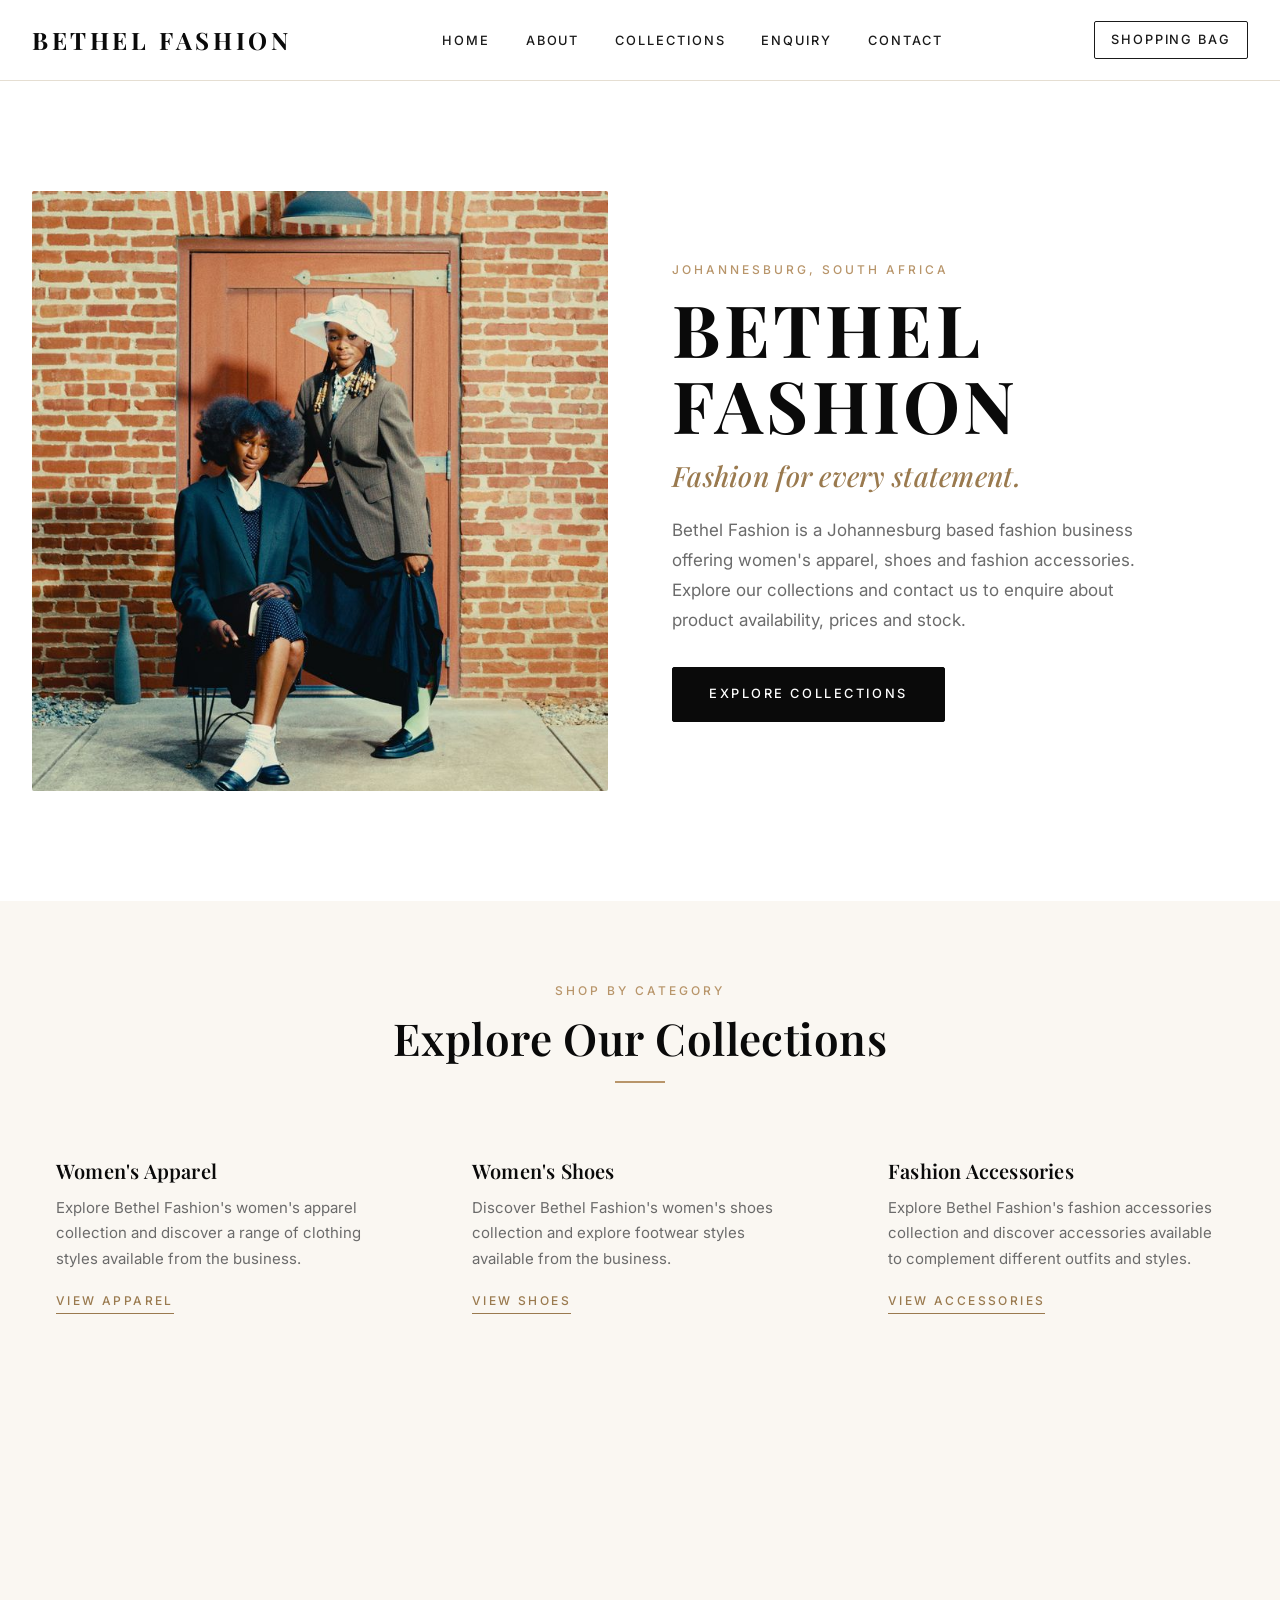
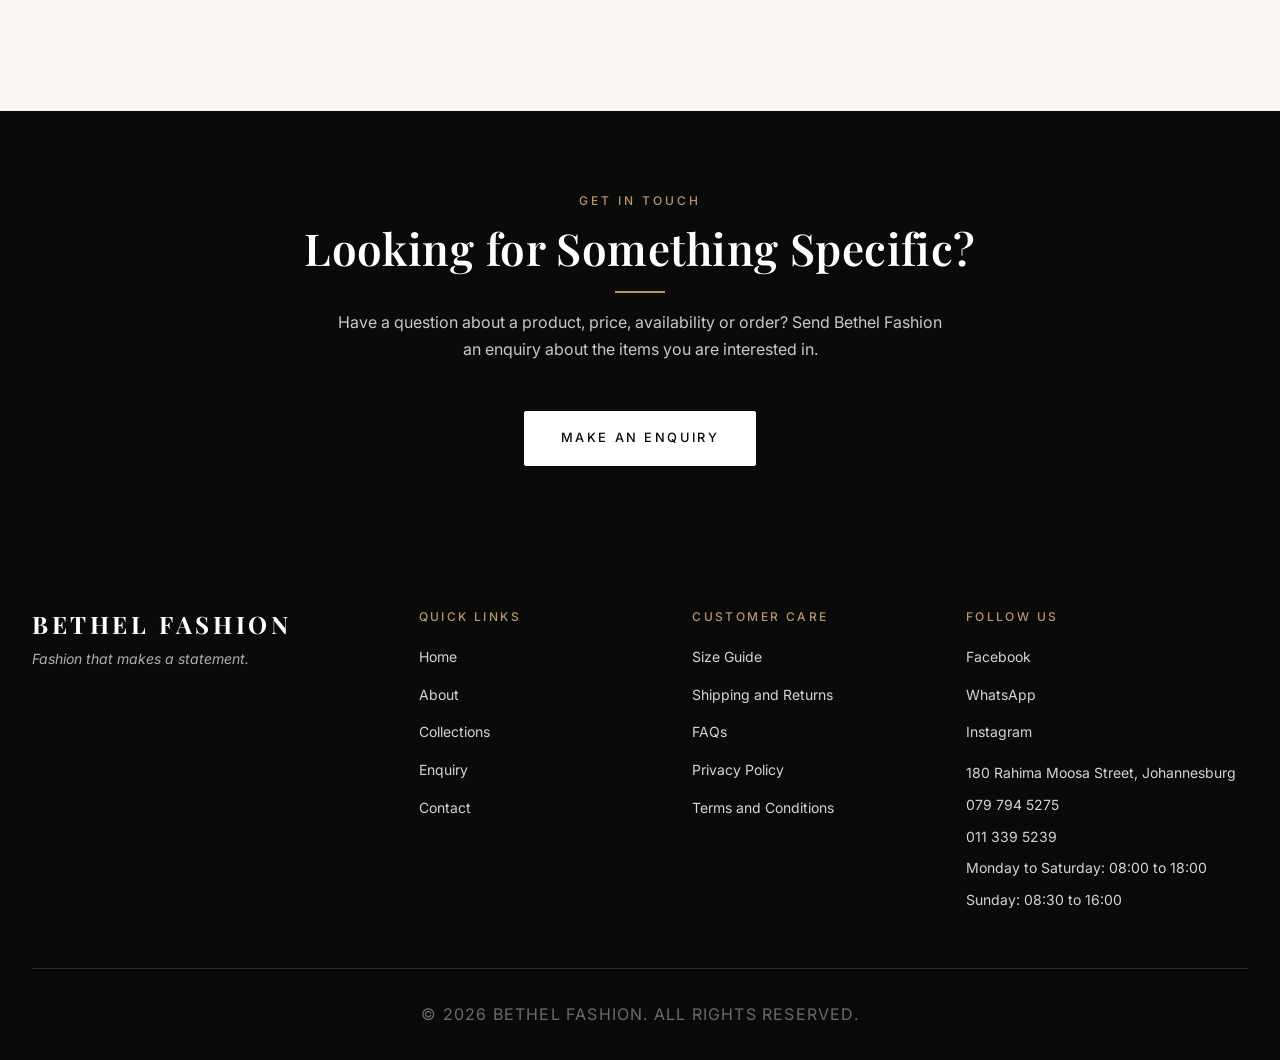
<file: index.html>
<!DOCTYPE html>
<html lang="en">
<head>
  <meta charset="UTF-8">
  <meta name="viewport" content="width=device-width, initial-scale=1.0">
<title>Bethel Fashion | Women's Clothing, Shoes & Accessories</title>
<meta name="description" content="Discover Bethel Fashion, a Johannesburg-based retailer of women's clothing, shoes and fashion accessories. Explore our collections and make an enquiry.">
  <meta name="keywords" content="Bethel Fashion, Johannesburg fashion, women's clothing, women's shoes, fashion accessories, South African fashion">
  <link rel="stylesheet" href="css/style.css">
</head>
<body>

  <!-- SITE HEADER -->
  <header class="site-header">
    <div class="site-header__inner">
      <a href="index.html" class="logo">Bethel Fashion</a>

      <nav class="main-nav" aria-label="Main navigation">
        <ul class="nav-list">
          <li><a href="index.html">Home</a></li>
          <li><a href="about.html">About</a></li>
          <li><a href="collections.html">Collections</a></li>
          <li><a href="enquiry.html">Enquiry</a></li>
          <li><a href="contact.html">Contact</a></li>
        </ul>
      </nav>

      <a href="collections.html" class="shopping-bag">Shopping Bag</a>
    </div>
  </header>

  <!-- MAIN CONTENT -->
  <main>

    <!-- HERO -->
    <section class="hero">
      <img src="images/hero-image.jpg"
           alt="Bethel Fashion hero collection"
           class="hero__image">

      <div class="hero__content">
        <span class="section-label">Johannesburg, South Africa</span>
        <h1 class="hero__title">Bethel Fashion</h1>
        <h2 class="hero__subtitle">Fashion for every statement.</h2>
        <p class="hero__text">
          Bethel Fashion is a Johannesburg based fashion business offering
          women's apparel, shoes and fashion accessories. Explore our collections
          and contact us to enquire about product availability, prices and stock.
        </p>
        <a href="collections.html" class="btn">Explore Collections</a>
      </div>
    </section>

    <!-- COLLECTIONS PREVIEW -->
    <section class="section section--cream">
      <div class="container">
        <span class="section-label text-center" style="display:block;">Shop by Category</span>
        <h2 class="section-title">Explore Our Collections</h2>

        <div class="card-grid">

          <article class="card__image collection-image"
            <img src="images/product-2.jpg"
                 alt="Bethel Fashion women's apparel"
                 class="card__image">
            <div class="card__body">
              <h3 class="card__title">Women's Apparel</h3>
              <p class="card__text">
                Explore Bethel Fashion's women's apparel collection and discover
                a range of clothing styles available from the business.
              </p>
              <a href="collections.html" class="card__link">View Apparel</a>
            </div>
          </article>

          <article class="card__image collection-image"
            <img src="images/footwear-1.jpg"
                 alt="Bethel Fashion women's shoes"
                 class="card__image">
            <div class="card__body">
              <h3 class="card__title">Women's Shoes</h3>
              <p class="card__text">
                Discover Bethel Fashion's women's shoes collection and explore
                footwear styles available from the business.
              </p>
              <a href="collections.html" class="card__link">View Shoes</a>
            </div>
          </article>

          <article class="card__image collection-image"
            <img src="images/accessories-3.jpg"
                alt="Bethel Fashion gold jewellery and accessories"
                 class="card__image">
            <div class="card__body">
              <h3 class="card__title">Fashion Accessories</h3>
              <p class="card__text">
                Explore Bethel Fashion's fashion accessories collection and discover
                accessories available to complement different outfits and styles.
              </p>
              <a href="collections.html" class="card__link">View Accessories</a>
            </div>
          </article>

        </div>
      </div>
    </section>

    <!-- CALL TO ACTION -->
    <section class="section section--dark">
      <div class="container text-center">
        <span class="section-label">Get in Touch</span>
        <h2 class="section-title">Looking for Something Specific?</h2>
        <p class="section-intro">
          Have a question about a product, price, availability or order?
          Send Bethel Fashion an enquiry about the items you are interested in.
        </p>
        <a href="enquiry.html" class="btn btn--light">Make an Enquiry</a>
      </div>
    </section>

  </main>

  <!-- FOOTER -->
  <footer class="site-footer">
    <div class="footer-grid">

      <div class="footer-brand">
        <h2>Bethel Fashion</h2>
        <p>Fashion that makes a statement.</p>
      </div>

      <div class="footer-col">
        <h3>Quick Links</h3>
        <ul>
          <li><a href="index.html">Home</a></li>
          <li><a href="about.html">About</a></li>
          <li><a href="collections.html">Collections</a></li>
          <li><a href="enquiry.html">Enquiry</a></li>
          <li><a href="contact.html">Contact</a></li>
        </ul>
      </div>

      <div class="footer-col">
        <h3>Customer Care</h3>
        <ul>
          <li><a href="#">Size Guide</a></li>
          <li><a href="#">Shipping and Returns</a></li>
          <li><a href="#">FAQs</a></li>
          <li><a href="#">Privacy Policy</a></li>
          <li><a href="#">Terms and Conditions</a></li>
        </ul>
      </div>

      <div class="footer-col">
        <h3>Follow Us</h3>
        <ul>
          <li><a href="#">Facebook</a></li>
          <li><a href="#">WhatsApp</a></li>
          <li><a href="#">Instagram</a></li>
        </ul>
        <p style="margin-top:1rem;">180 Rahima Moosa Street, Johannesburg</p>
        <p>079 794 5275</p>
        <p>011 339 5239</p>
        <p>Monday to Saturday: 08:00 to 18:00</p>
        <p>Sunday: 08:30 to 16:00</p>
      </div>

    </div>

    <div class="footer-bottom">
      <p>&copy; 2026 Bethel Fashion. All Rights Reserved.</p>
    </div>
  </footer>

  <script src="js/script.js"></script>
</body>
</html>
</file>
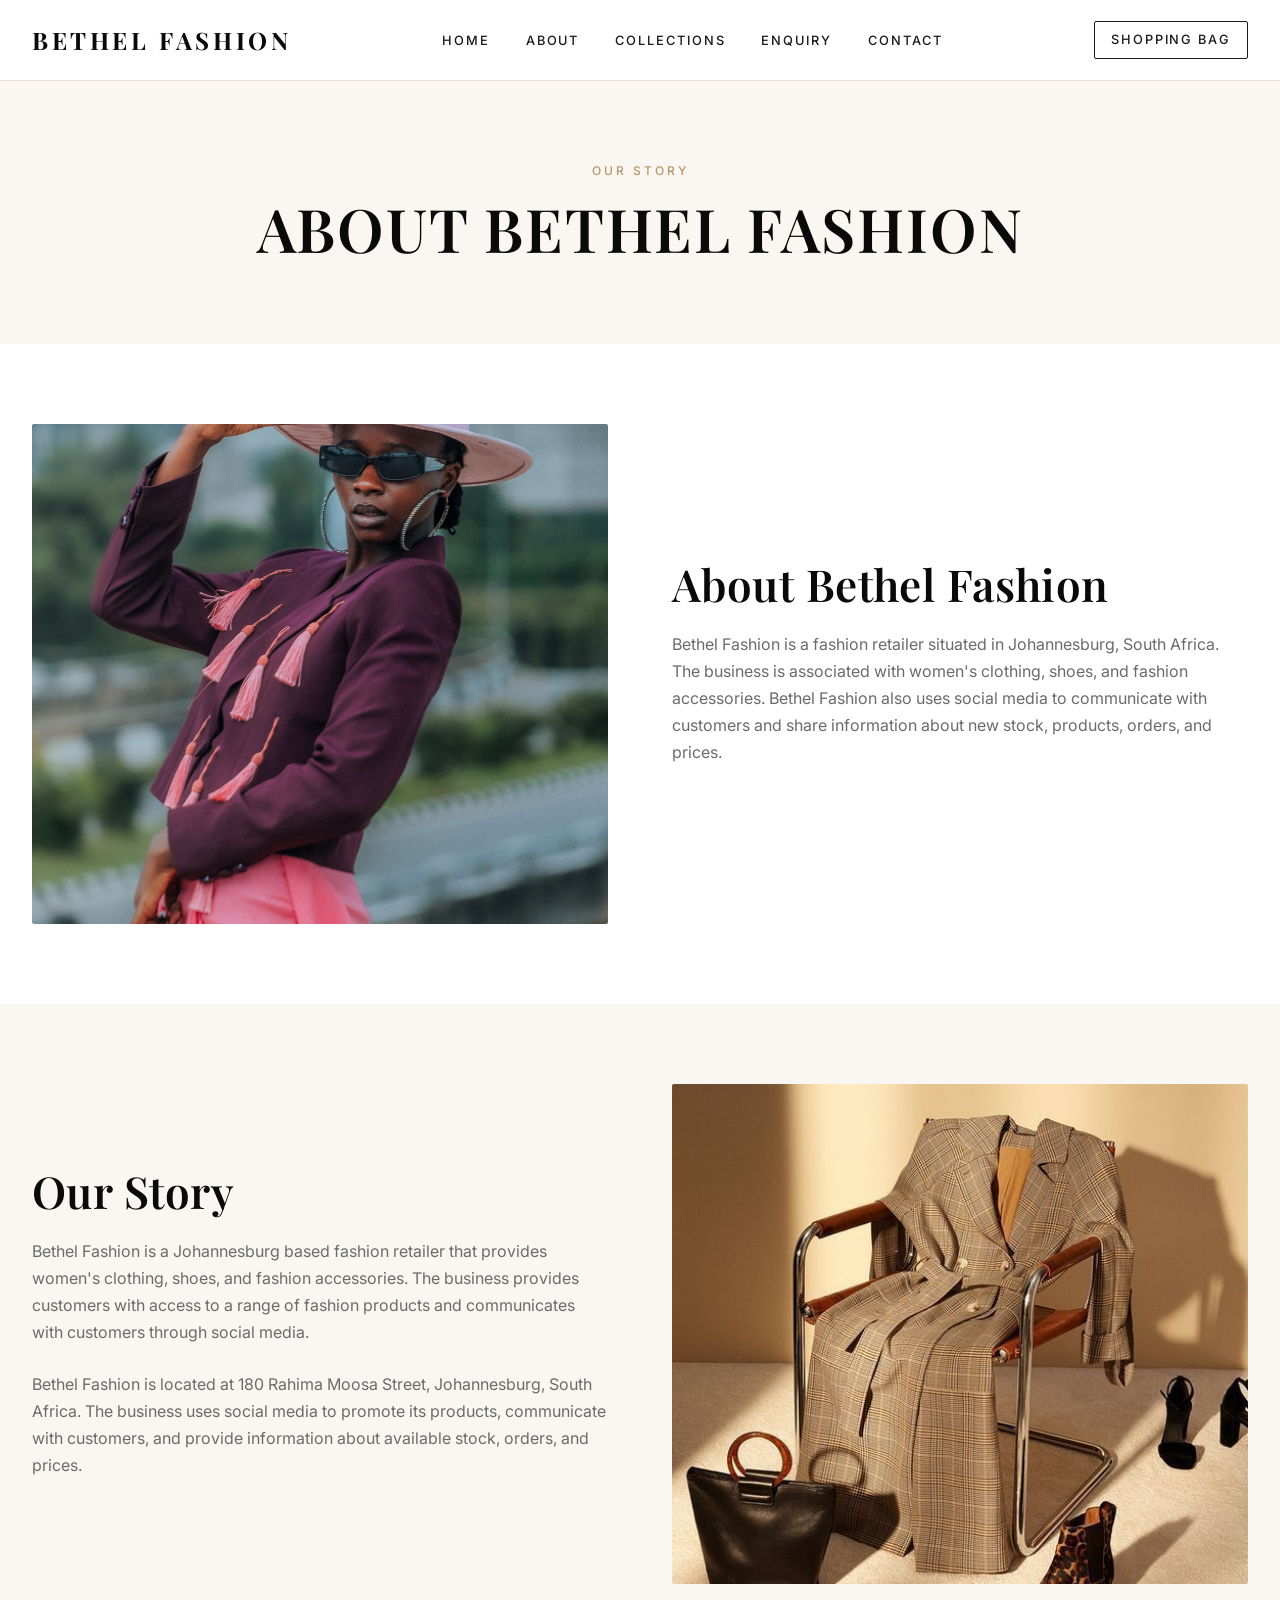
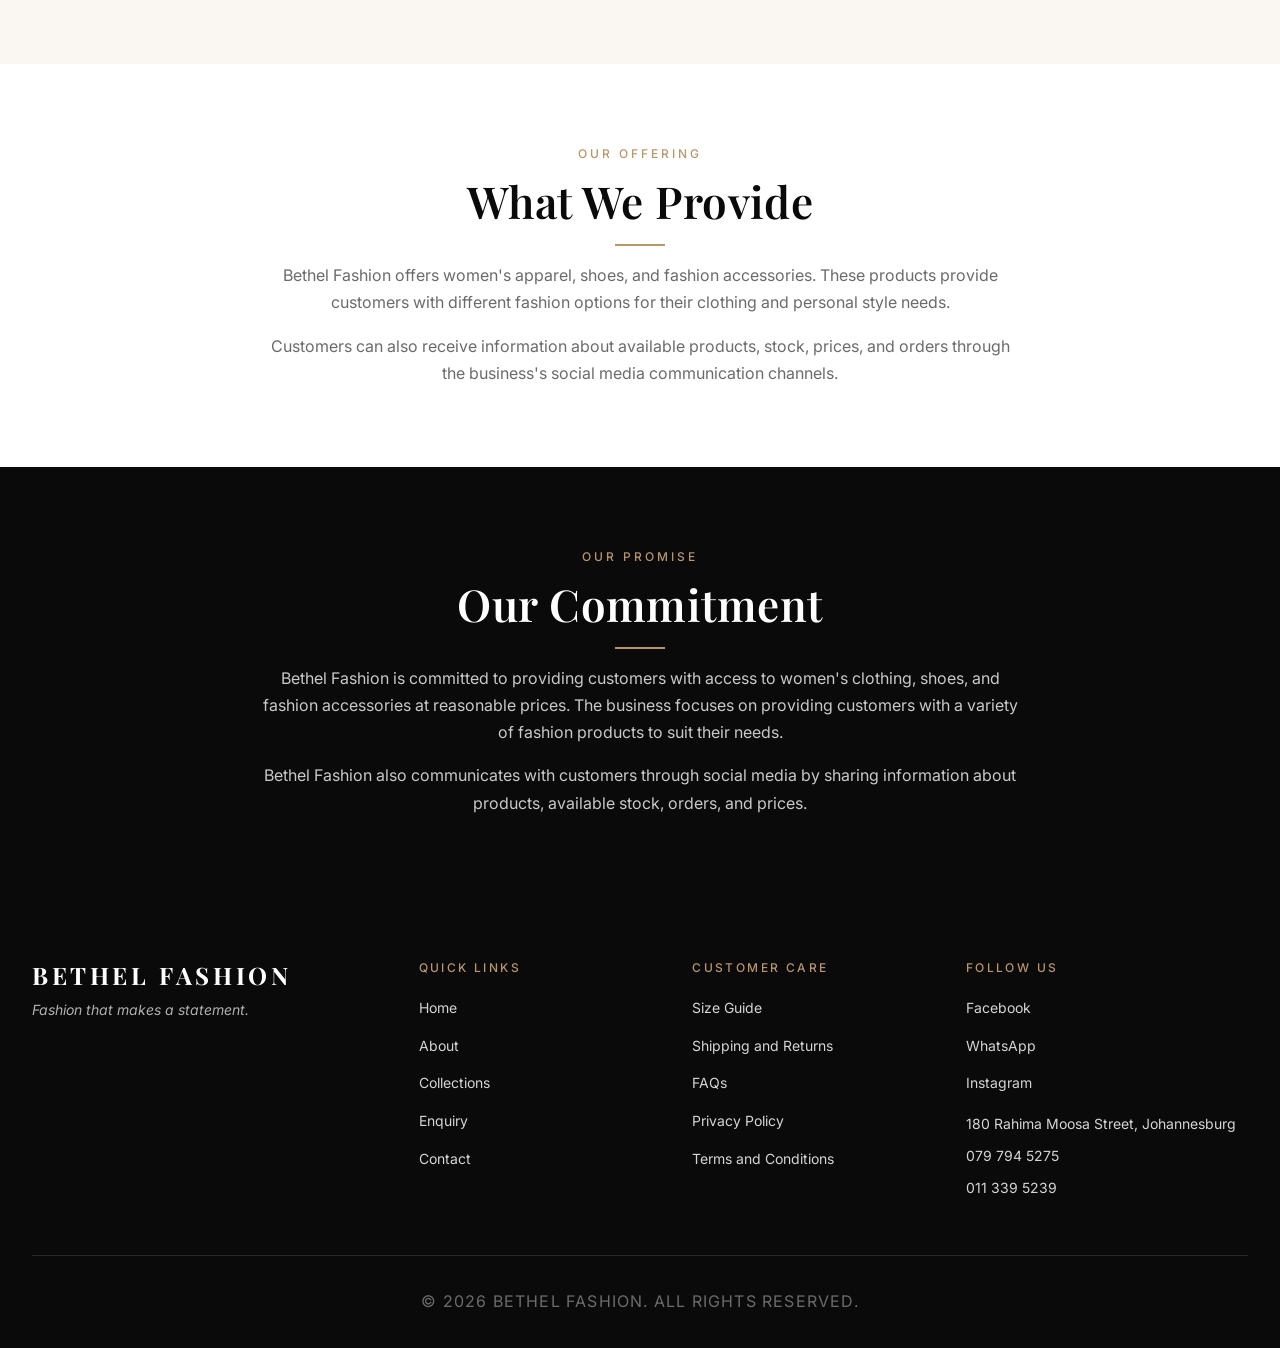
<file: about.html>
<!DOCTYPE html>
<html lang="en">
<head>
  <meta charset="UTF-8">
  <meta name="viewport" content="width=device-width, initial-scale=1.0">
<title>About Bethel Fashion | Johannesburg Fashion Boutique</title>
<meta name="description" content="Discover the story of Bethel Fashion, a Johannesburg-based fashion boutique offering women's clothing, shoes and stylish accessories.">
  <meta name="keywords" content="about Bethel Fashion, Johannesburg fashion retailer, women's clothing Johannesburg, fashion accessories South Africa">
  <link rel="stylesheet" href="css/style.css">
</head>
<body>

  <header class="site-header">
    <div class="site-header__inner">
      <a href="index.html" class="logo">Bethel Fashion</a>

      <nav class="main-nav" aria-label="Main navigation">
        <ul class="nav-list">
          <li><a href="index.html">Home</a></li>
          <li><a href="about.html">About</a></li>
          <li><a href="collections.html">Collections</a></li>
          <li><a href="enquiry.html">Enquiry</a></li>
          <li><a href="contact.html">Contact</a></li>
        </ul>
      </nav>

      <a href="collections.html" class="shopping-bag">Shopping Bag</a>
    </div>
  </header>

  <main>

    <!-- PAGE INTRO -->
    <section class="section section--cream">
      <div class="container text-center">
        <span class="section-label">Our Story</span>
        <h1>About Bethel Fashion</h1>
      </div>
    </section>

    <!-- ABOUT -->
    <section class="section">
      <div class="container">
        <div class="collection-inner">
          <div class="collection-image-wrap">
            <img src="images/about-1.jpg"
     alt="Fashion model showcasing Bethel Fashion style"
     class="collection-image">
     
          </div>
          <div class="collection-content">
            <h2>About Bethel Fashion</h2>
            <p>
              Bethel Fashion is a fashion retailer situated in Johannesburg, South Africa.
              The business is associated with women's clothing, shoes, and fashion accessories.
              Bethel Fashion also uses social media to communicate with customers and share
              information about new stock, products, orders, and prices.
            </p>
          </div>
        </div>
      </div>
    </section>

    <!-- OUR STORY -->
    <section class="section section--cream">
      <div class="container">
        <div class="collection-inner collection-inner--reverse">
          <div class="collection-image-wrap">
            <img src="images/about-2.jpg"
                 alt="Bethel Fashion store"
                 class="collection-image">
          </div>
          <div class="collection-content">
            <h2>Our Story</h2>
            <p>
              Bethel Fashion is a Johannesburg based fashion retailer that provides
              women's clothing, shoes, and fashion accessories. The business provides
              customers with access to a range of fashion products and communicates
              with customers through social media.
            </p>
            <p>
              Bethel Fashion is located at 180 Rahima Moosa Street, Johannesburg,
              South Africa. The business uses social media to promote its products,
              communicate with customers, and provide information about available
              stock, orders, and prices.
            </p>
          </div>
        </div>
      </div>
    </section>

    <!-- WHAT WE PROVIDE -->
    <section class="section">
      <div class="container text-center" style="max-width:760px;">
        <span class="section-label">Our Offering</span>
        <h2 class="section-title">What We Provide</h2>
        <p>
          Bethel Fashion offers women's apparel, shoes, and fashion accessories.
          These products provide customers with different fashion options for
          their clothing and personal style needs.
        </p>
        <p>
          Customers can also receive information about available products,
          stock, prices, and orders through the business's social media
          communication channels.
        </p>
      </div>
    </section>

    <!-- OUR COMMITMENT -->
    <section class="section section--dark">
      <div class="container text-center" style="max-width:760px;">
        <span class="section-label">Our Promise</span>
        <h2 class="section-title">Our Commitment</h2>
        <p>
          Bethel Fashion is committed to providing customers with access to
          women's clothing, shoes, and fashion accessories at reasonable prices.
          The business focuses on providing customers with a variety of fashion
          products to suit their needs.
        </p>
        <p>
          Bethel Fashion also communicates with customers through social media
          by sharing information about products, available stock, orders, and
          prices.
        </p>
      </div>
    </section>

  </main>

  <footer class="site-footer">
    <div class="footer-grid">

      <div class="footer-brand">
        <h2>Bethel Fashion</h2>
        <p>Fashion that makes a statement.</p>
      </div>

      <div class="footer-col">
        <h3>Quick Links</h3>
        <ul>
          <li><a href="index.html">Home</a></li>
          <li><a href="about.html">About</a></li>
          <li><a href="collections.html">Collections</a></li>
          <li><a href="enquiry.html">Enquiry</a></li>
          <li><a href="contact.html">Contact</a></li>
        </ul>
      </div>

      <div class="footer-col">
        <h3>Customer Care</h3>
        <ul>
          <li><a href="#">Size Guide</a></li>
          <li><a href="#">Shipping and Returns</a></li>
          <li><a href="#">FAQs</a></li>
          <li><a href="#">Privacy Policy</a></li>
          <li><a href="#">Terms and Conditions</a></li>
        </ul>
      </div>

      <div class="footer-col">
        <h3>Follow Us</h3>
        <ul>
          <li><a href="#">Facebook</a></li>
          <li><a href="#">WhatsApp</a></li>
          <li><a href="#">Instagram</a></li>
        </ul>
        <p style="margin-top:1rem;">180 Rahima Moosa Street, Johannesburg</p>
        <p>079 794 5275</p>
        <p>011 339 5239</p>
      </div>

    </div>

    <div class="footer-bottom">
      <p>&copy; 2026 Bethel Fashion. All Rights Reserved.</p>
    </div>
  </footer>

  <script src="js/script.js"></script>
</body>
</html>
</file>
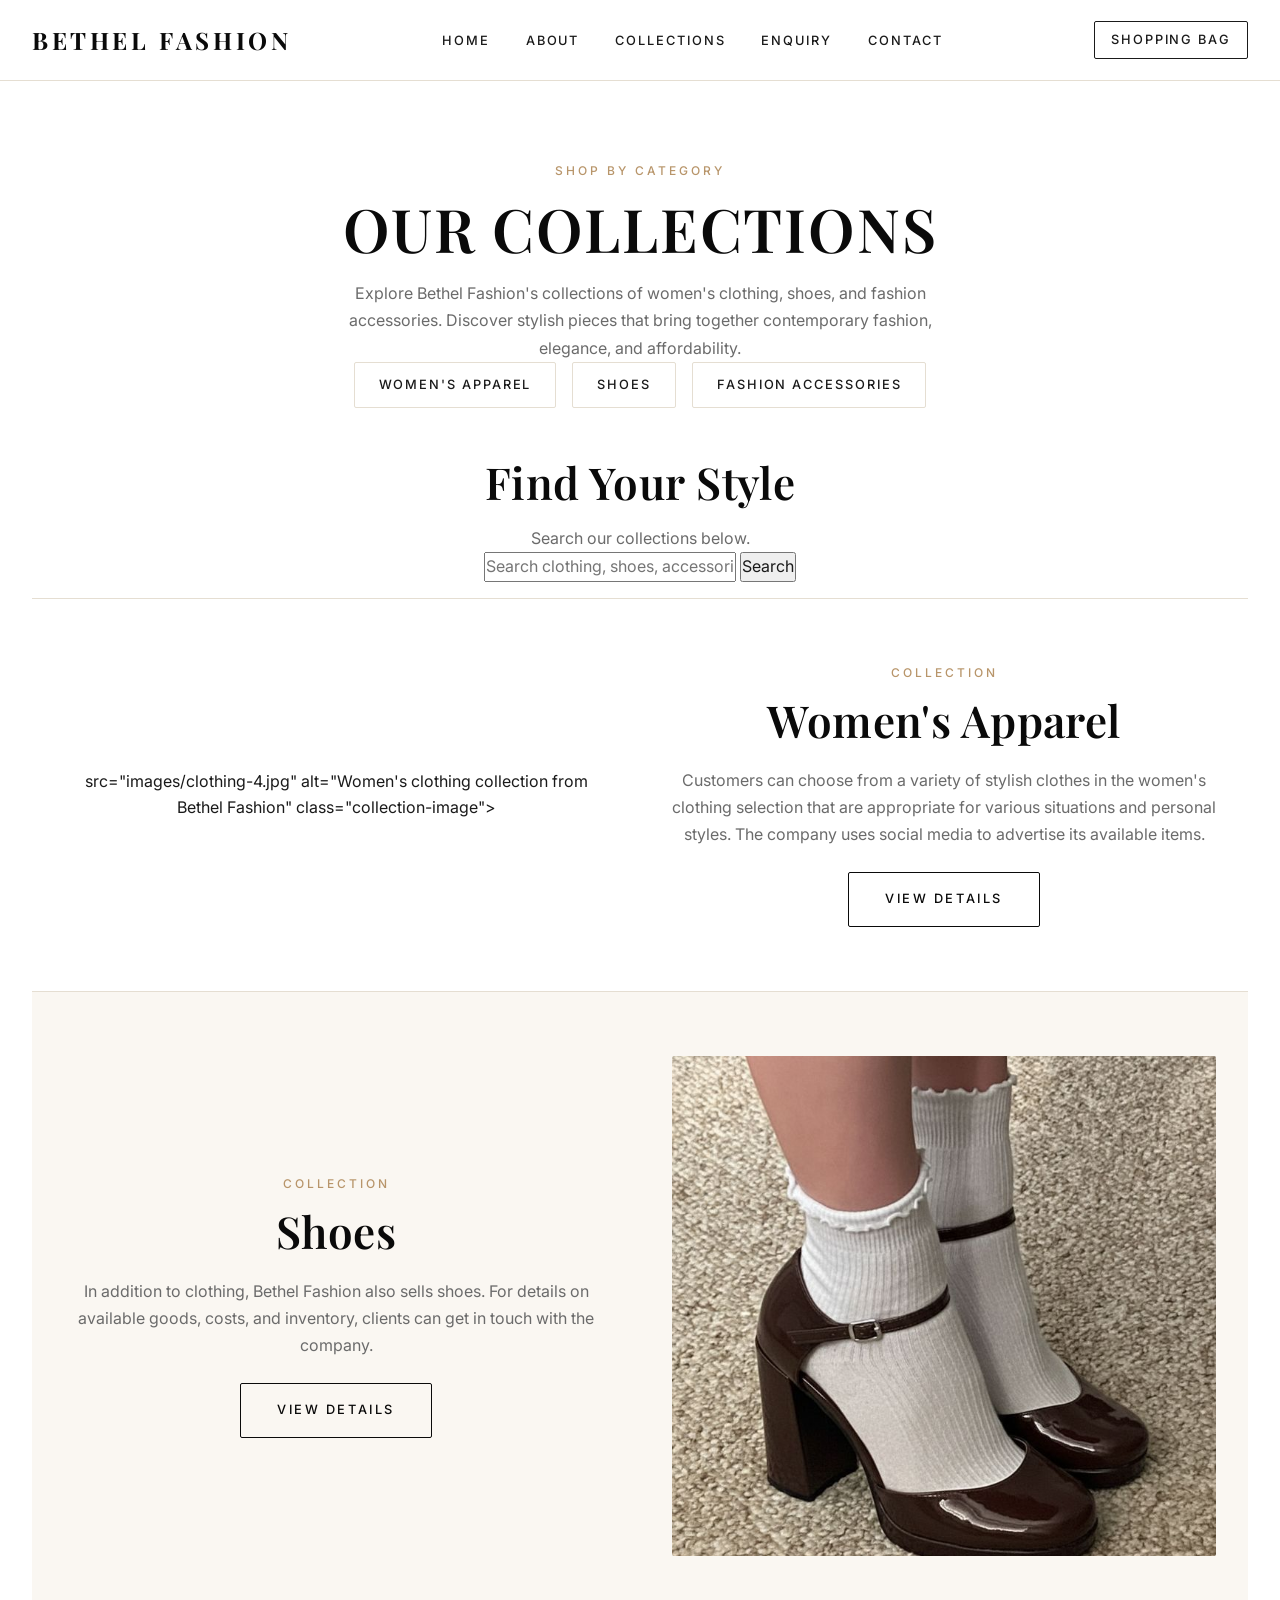
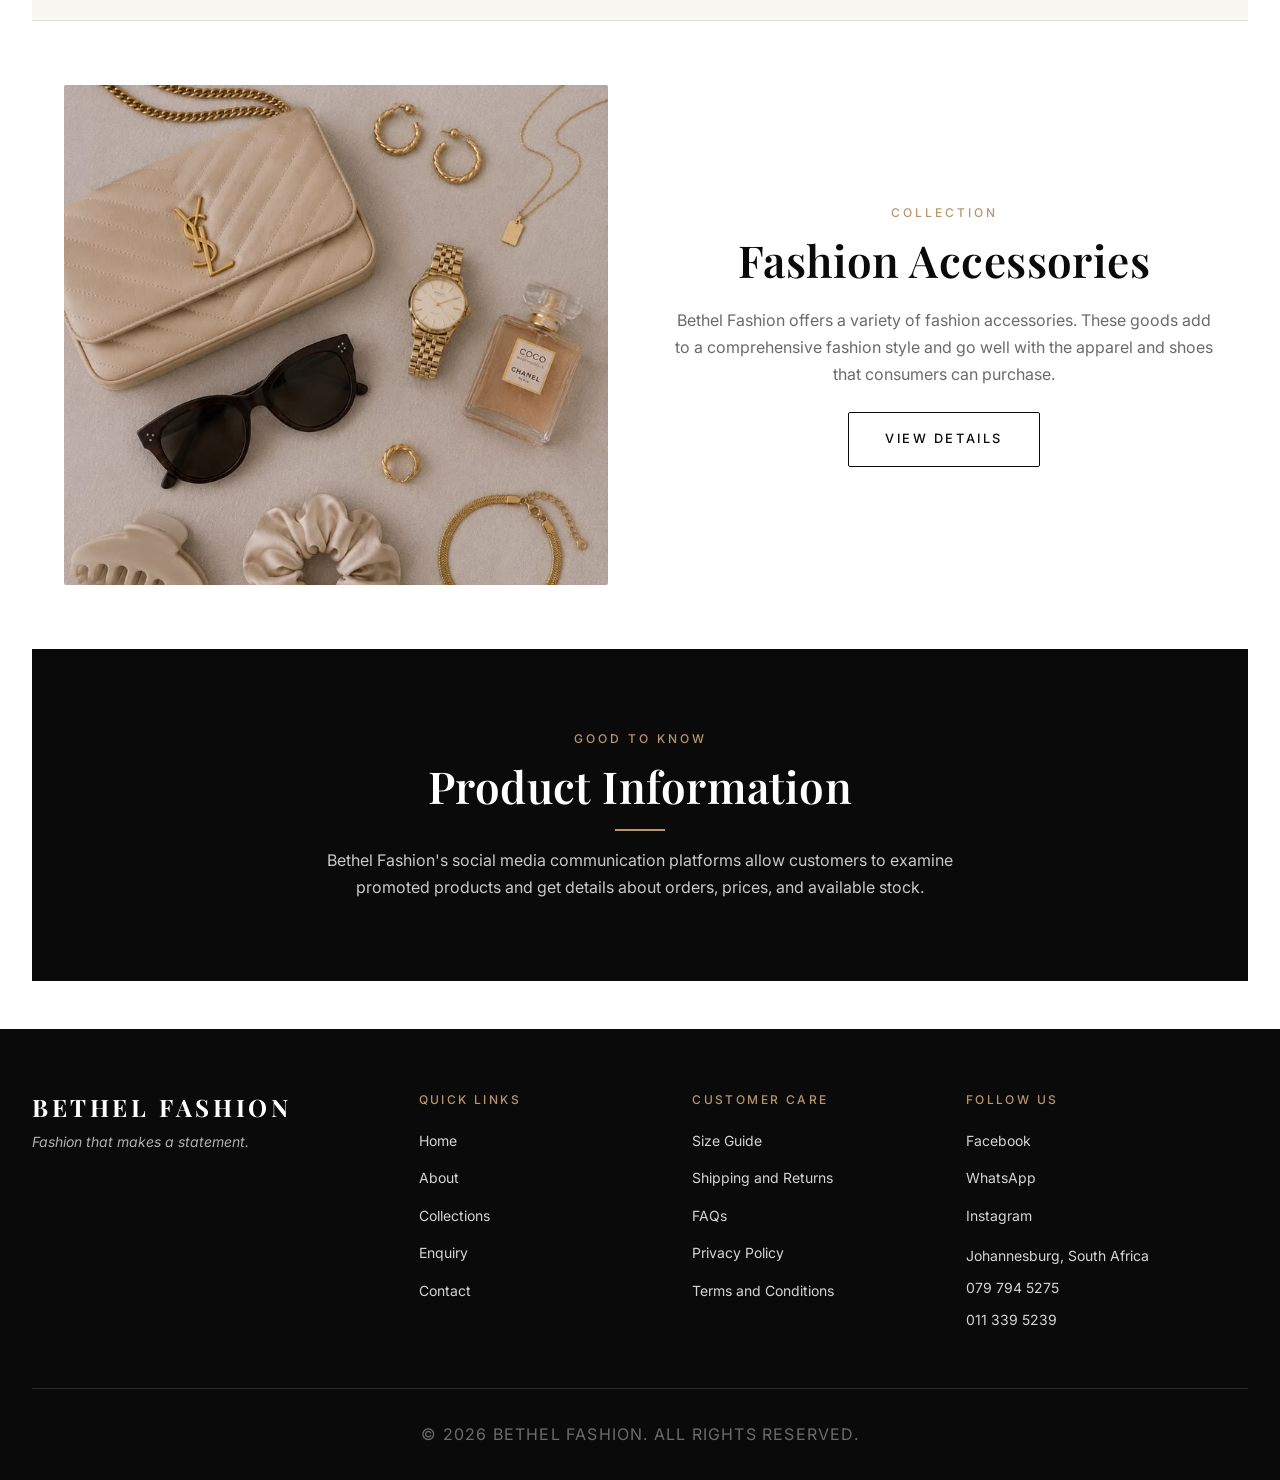
<file: collections.html>
<!DOCTYPE html>
<html lang="en">
<head>
  <meta charset="UTF-8">
  <meta name="viewport" content="width=device-width, initial-scale=1.0">
<title>Women's Fashion Collections | Bethel Fashion Johannesburg</title>
  <meta name="description" content="Explore Bethel Fashion's collections of women's clothing, shoes, and fashion accessories. All available in Johannesburg, South Africa.">
  <meta name="keywords" content="Bethel Fashion collections, women's clothing Johannesburg, women's shoes, fashion accessories, South African fashion retail">
  <link rel="stylesheet" href="css/style.css">
</head>
<body>

  <header class="site-header">
    <div class="site-header__inner">
      <a href="index.html" class="logo">Bethel Fashion</a>

      <nav class="main-nav" aria-label="Main navigation">
        <ul class="nav-list">
          <li><a href="index.html">Home</a></li>
          <li><a href="about.html">About</a></li>
          <li><a href="collections.html">Collections</a></li>
          <li><a href="enquiry.html">Enquiry</a></li>
          <li><a href="contact.html">Contact</a></li>
        </ul>
      </nav>

      <a href="enquiry.html" class="shopping-bag">Shopping Bag</a>
    </div>
  </header>

  <main>

    <!-- INTRO -->
    <section class="collections-hero">
      <span class="section-label">Shop by Category</span>
      <h1>Our Collections</h1>
   <p>
    Explore Bethel Fashion's collections of women's clothing, shoes,
    and fashion accessories. Discover stylish pieces that bring
    together contemporary fashion, elegance, and affordability.
</p>

    <!-- CATEGORY NAV -->
    <nav class="collections-nav" aria-label="Collection categories">
      <a href="#womens-apparel">Women's Apparel</a>
      <a href="#shoes">Shoes</a>
      <a href="#fashion-accessories">Fashion Accessories</a>
    </nav>

    <!-- COLLECTION SEARCH -->
<section class="collection-search">
    <h2>Find Your Style</h2>
    <p>Search our collections below.</p>

    <input
        type="text"
        id="collectionSearch"
        placeholder="Search clothing, shoes, accessories..."
    >

    <button type="button" id="searchButton">
        Search
    </button>

    <p id="searchMessage"></p>
</section>

    <!-- WOMEN'S APPAREL -->
    <section class="collection-section" id="womens-apparel">
      <div class="collection-inner">
        <div class="collection-image-wrap">
           src="images/clothing-4.jpg"
               alt="Women's clothing collection from Bethel Fashion"
               class="collection-image">
        </div>
        <div class="collection-content">
          <span class="section-label">Collection</span>
          <h2>Women's Apparel</h2>
          <p>
            Customers can choose from a variety of stylish clothes in the women's
            clothing selection that are appropriate for various situations and
            personal styles. The company uses social media to advertise its
            available items.
          </p>
          <a href="enquiry.html" class="btn btn--outline">View Details</a>
        </div>
      </div>
    </section>

    <!-- SHOES -->
    <section class="collection-section" id="shoes" style="background-color: var(--clr-cream-light);">
      <div class="collection-inner collection-inner--reverse">
        <div class="collection-image-wrap">
          <img src="images/footwear-1.jpg"
               alt="Women's shoes from the Bethel Fashion collection"
               class="collection-image">
        </div>
        <div class="collection-content">
          <span class="section-label">Collection</span>
          <h2>Shoes</h2>
          <p>
            In addition to clothing, Bethel Fashion also sells shoes. For details
            on available goods, costs, and inventory, clients can get in touch
            with the company.
          </p>
          <a href="enquiry.html" class="btn btn--outline">View Details</a>
        </div>
      </div>
    </section>

    <!-- FASHION ACCESSORIES -->
    <section class="collection-section" id="fashion-accessories">
      <div class="collection-inner">
        <div class="collection-image-wrap">
          <img src="images/accessories-1.jpg"
              alt="Fashion accessories from the Bethel Fashion collection"
               class="collection-image">
        </div>
        <div class="collection-content">
          <span class="section-label">Collection</span>
          <h2>Fashion Accessories</h2>
          <p>
            Bethel Fashion offers a variety of fashion accessories. These goods
            add to a comprehensive fashion style and go well with the apparel
            and shoes that consumers can purchase.
          </p>
          <a href="enquiry.html" class="btn btn--outline">View Details</a>
        </div>
      </div>
    </section>

    <!-- PRODUCT INFORMATION -->
    <section class="section section--dark">
      <div class="container text-center" style="max-width:720px;">
        <span class="section-label">Good to Know</span>
        <h2 class="section-title">Product Information</h2>
        <p>
          Bethel Fashion's social media communication platforms allow customers
          to examine promoted products and get details about orders, prices,
          and available stock.
        </p>
      </div>
    </section>

  </main>

  <footer class="site-footer">
    <div class="footer-grid">

      <div class="footer-brand">
        <h2>Bethel Fashion</h2>
        <p>Fashion that makes a statement.</p>
      </div>

      <div class="footer-col">
        <h3>Quick Links</h3>
        <ul>
          <li><a href="index.html">Home</a></li>
          <li><a href="about.html">About</a></li>
          <li><a href="collections.html">Collections</a></li>
          <li><a href="enquiry.html">Enquiry</a></li>
          <li><a href="contact.html">Contact</a></li>
        </ul>
      </div>

      <div class="footer-col">
        <h3>Customer Care</h3>
        <ul>
          <li><a href="#">Size Guide</a></li>
          <li><a href="#">Shipping and Returns</a></li>
          <li><a href="#">FAQs</a></li>
          <li><a href="#">Privacy Policy</a></li>
          <li><a href="#">Terms and Conditions</a></li>
        </ul>
      </div>

      <div class="footer-col">
        <h3>Follow Us</h3>
        <ul>
          <li><a href="#">Facebook</a></li>
          <li><a href="#">WhatsApp</a></li>
          <li><a href="#">Instagram</a></li>
        </ul>
        <p style="margin-top:1rem;">Johannesburg, South Africa</p>
        <p>079 794 5275</p>
        <p>011 339 5239</p>
      </div>

    </div>

    <div class="footer-bottom">
      <p>&copy; 2026 Bethel Fashion. All Rights Reserved.</p>
    </div>
  </footer>

  <script src="js/script.js"></script>
</body>
</html>
</file>
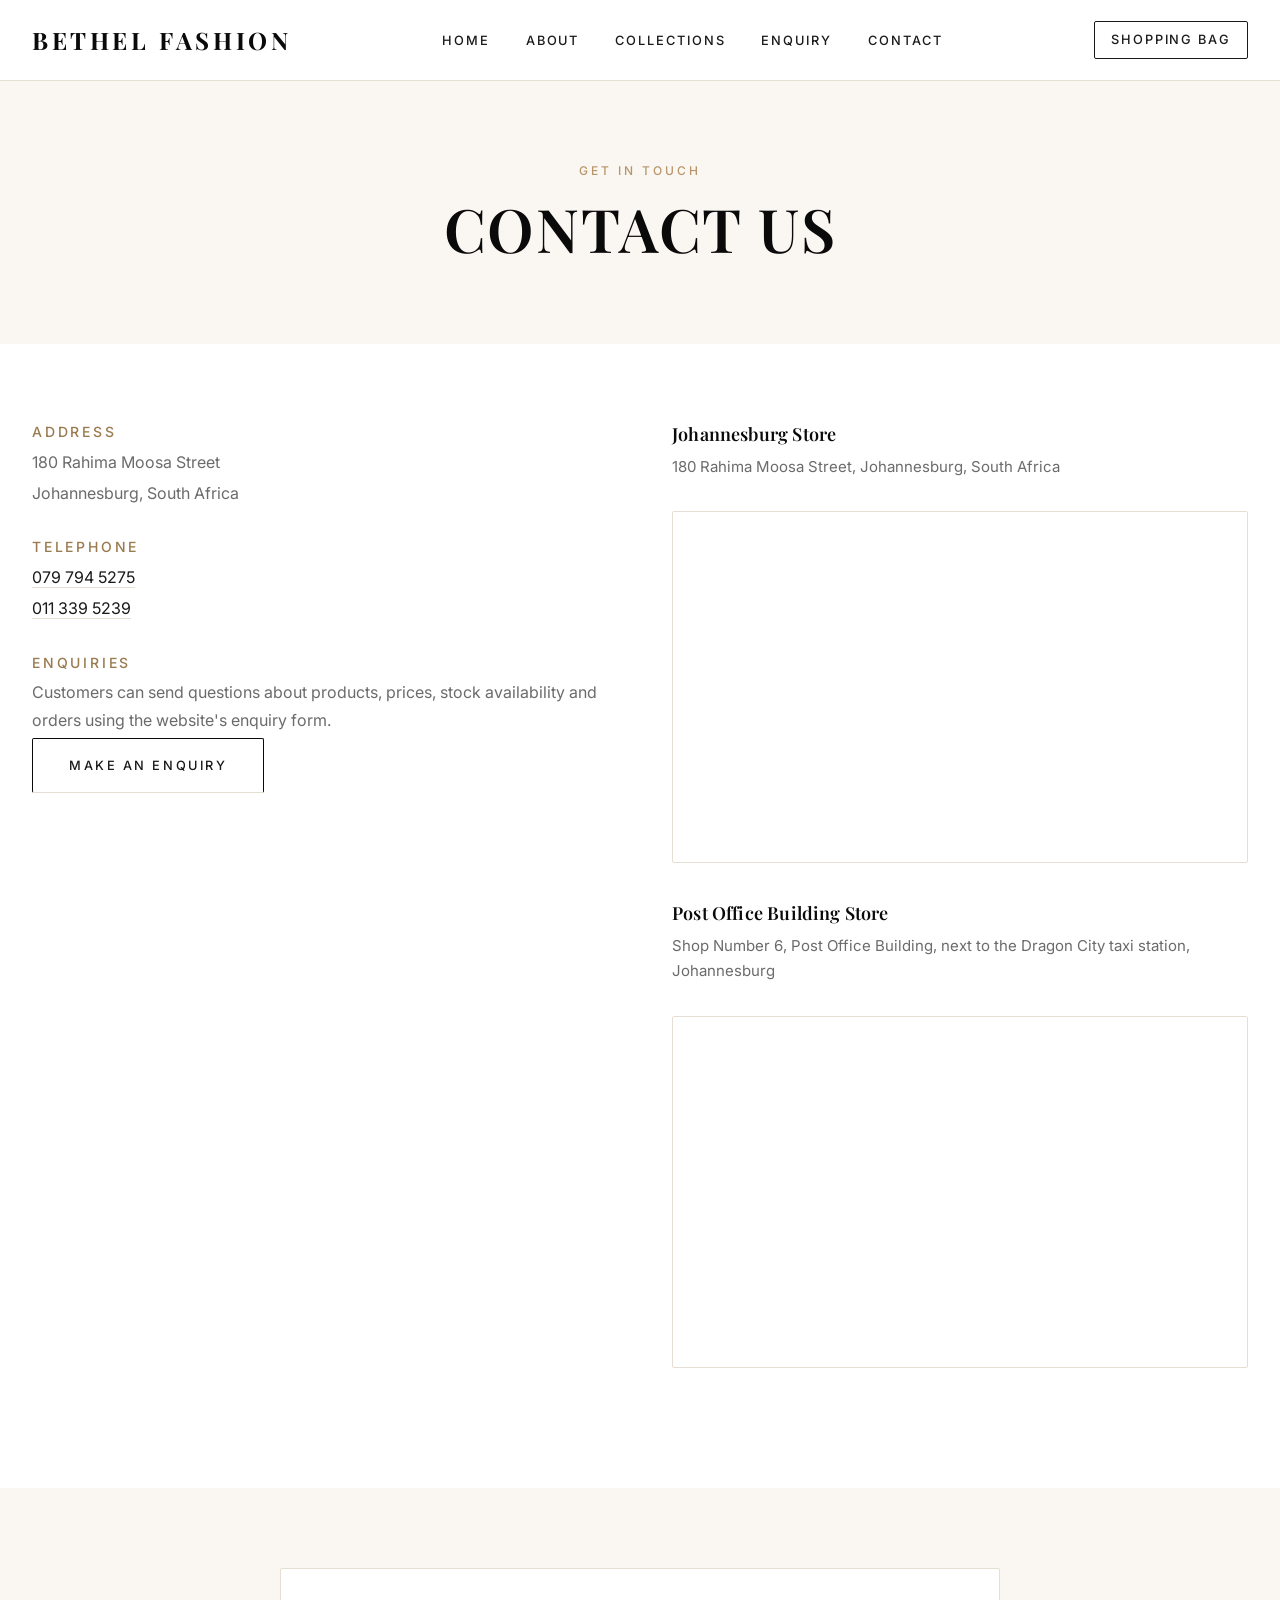
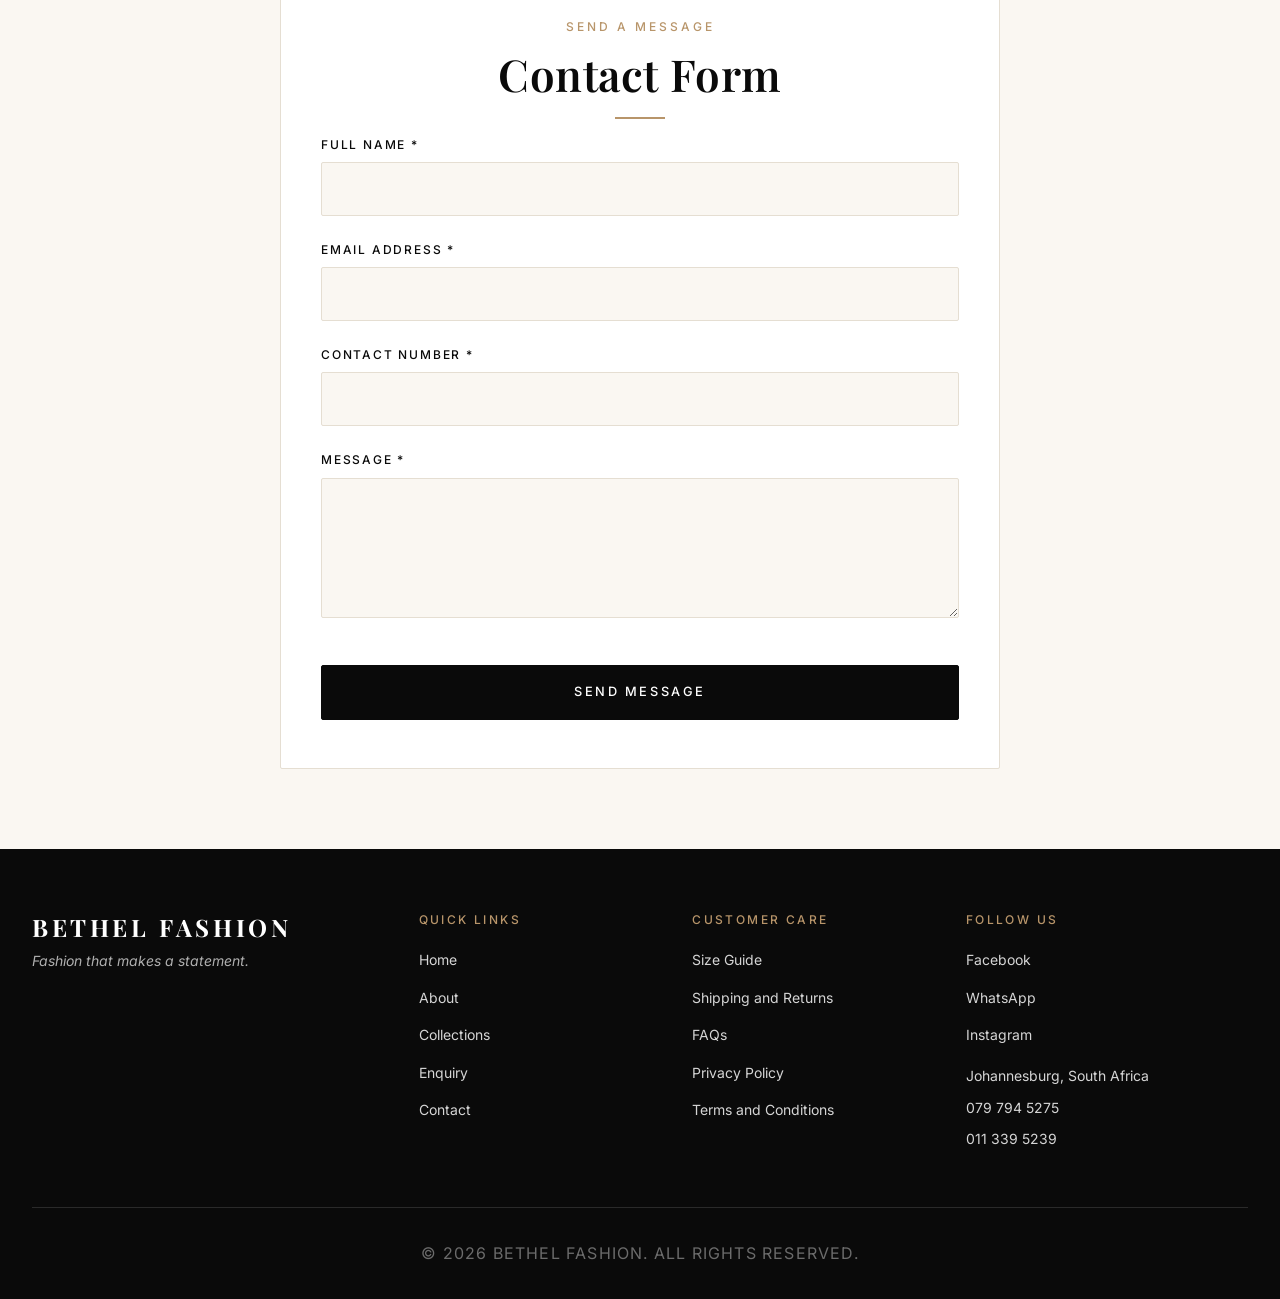
<file: contact.html>
<!DOCTYPE html>
<html lang="en">
<head>
  <meta charset="UTF-8">
  <meta name="viewport" content="width=device-width, initial-scale=1.0">
  <title>Contact Bethel Fashion | Johannesburg Stores</title>
  <meta name="description" content="Contact Bethel Fashion at 180 Rahima Moosa Street, Johannesburg. Find our locations, phone numbers, and send a message using the contact form.">
  <meta name="keywords" content="Bethel Fashion contact, Johannesburg fashion store, Rahima Moosa Street, contact fashion retailer">
  <link rel="stylesheet" href="css/style.css">
</head>
<body>

  <header class="site-header">
    <div class="site-header__inner">
      <a href="index.html" class="logo">Bethel Fashion</a>

      <nav class="main-nav" aria-label="Main navigation">
        <ul class="nav-list">
          <li><a href="index.html">Home</a></li>
          <li><a href="about.html">About</a></li>
          <li><a href="collections.html">Collections</a></li>
          <li><a href="enquiry.html">Enquiry</a></li>
          <li><a href="contact.html">Contact</a></li>
        </ul>
      </nav>

      <a href="enquiry.html" class="shopping-bag">Shopping Bag</a>
    </div>
  </header>

  <main>

    <section class="section section--cream">
      <div class="container text-center">
        <span class="section-label">Get in Touch</span>
        <h1>Contact Us</h1>
      </div>
    </section>

    <section class="section">
      <div class="contact-grid">

        <div>
          <div class="contact-info-block">
            <h3>Address</h3>
            <p>180 Rahima Moosa Street</p>
            <p>Johannesburg, South Africa</p>
          </div>

          <div class="contact-info-block">
            <h3>Telephone</h3>
            <p><a href="tel:+27797945275">079 794 5275</a></p>
            <p><a href="tel:+27113395239">011 339 5239</a></p>
          </div>

          <div class="contact-info-block">
            <h3>Enquiries</h3>
            <p>
              Customers can send questions about products, prices, stock
              availability and orders using the website's enquiry form.
            </p>
            <p><a href="enquiry.html" class="btn btn--outline">Make an Enquiry</a></p>
          </div>
        </div>

        <div>
          <div class="location-block">
            <h4>Johannesburg Store</h4>
            <p>180 Rahima Moosa Street, Johannesburg, South Africa</p>
            <div class="map-wrap">
              <iframe
                src="https://www.google.com/maps?q=180+Rahima+Moosa+Street,+Johannesburg,+South+Africa&output=embed"
                title="Map of Bethel Fashion Johannesburg store"
                allowfullscreen=""
                loading="lazy">
              </iframe>
            </div>
          </div>

          <div class="location-block">
            <h4>Post Office Building Store</h4>
            <p>Shop Number 6, Post Office Building, next to the Dragon City taxi station, Johannesburg</p>
            <div class="map-wrap">
              <iframe
                src="https://www.google.com/maps?q=Shop+Number+6,+Post+Office+Building,+near+Dragon+City+taxi+rank,+Johannesburg,+South+Africa&output=embed"
                title="Map of Bethel Fashion Post Office Building store"
                allowfullscreen=""
                loading="lazy">
              </iframe>
            </div>
          </div>
        </div>

      </div>
    </section>

    <section class="section section--cream">
      <div class="form-wrap">
        <span class="section-label text-center" style="display:block;">Send a Message</span>
        <h2 class="section-title">Contact Form</h2>

        <form name="contact" method="POST" data-netlify="true">
          
<input type="hidden" name="form-name" value="contact">

          <div class="form-group">
            <label for="contact-name">Full Name *</label>
            <input type="text" id="contact-name" name="contact-name" required>
          </div>

          <div class="form-group">
            <label for="contact-email">Email Address *</label>
            <input type="email" id="contact-email" name="contact-email" required>
          </div>

          <div class="form-group">
            <label for="contact-phone">Contact Number *</label>
            <input type="tel" id="contact-phone" name="contact-phone" required>
          </div>

          <div class="form-group">
            <label for="contact-message">Message *</label>
            <textarea id="contact-message" name="contact-message" required></textarea>
          </div>

          <button type="submit" class="btn form-submit">Send Message</button>

        </form>
      </div>
    </section>

  </main>

  <footer class="site-footer">
    <div class="footer-grid">

      <div class="footer-brand">
        <h2>Bethel Fashion</h2>
        <p>Fashion that makes a statement.</p>
      </div>

      <div class="footer-col">
        <h3>Quick Links</h3>
        <ul>
          <li><a href="index.html">Home</a></li>
          <li><a href="about.html">About</a></li>
          <li><a href="collections.html">Collections</a></li>
          <li><a href="enquiry.html">Enquiry</a></li>
          <li><a href="contact.html">Contact</a></li>
        </ul>
      </div>

      <div class="footer-col">
        <h3>Customer Care</h3>
        <ul>
          <li><a href="#">Size Guide</a></li>
          <li><a href="#">Shipping and Returns</a></li>
          <li><a href="#">FAQs</a></li>
          <li><a href="#">Privacy Policy</a></li>
          <li><a href="#">Terms and Conditions</a></li>
        </ul>
      </div>

      <div class="footer-col">
        <h3>Follow Us</h3>
        <ul>
          <li><a href="#">Facebook</a></li>
          <li><a href="#">WhatsApp</a></li>
          <li><a href="#">Instagram</a></li>
        </ul>
        <p style="margin-top:1rem;">Johannesburg, South Africa</p>
        <p>079 794 5275</p>
        <p>011 339 5239</p>
      </div>

    </div>

    <div class="footer-bottom">
      <p>&copy; 2026 Bethel Fashion. All Rights Reserved.</p>
    </div>
  </footer>

  <script src="js/script.js"></script>
</body>
</html>
</file>
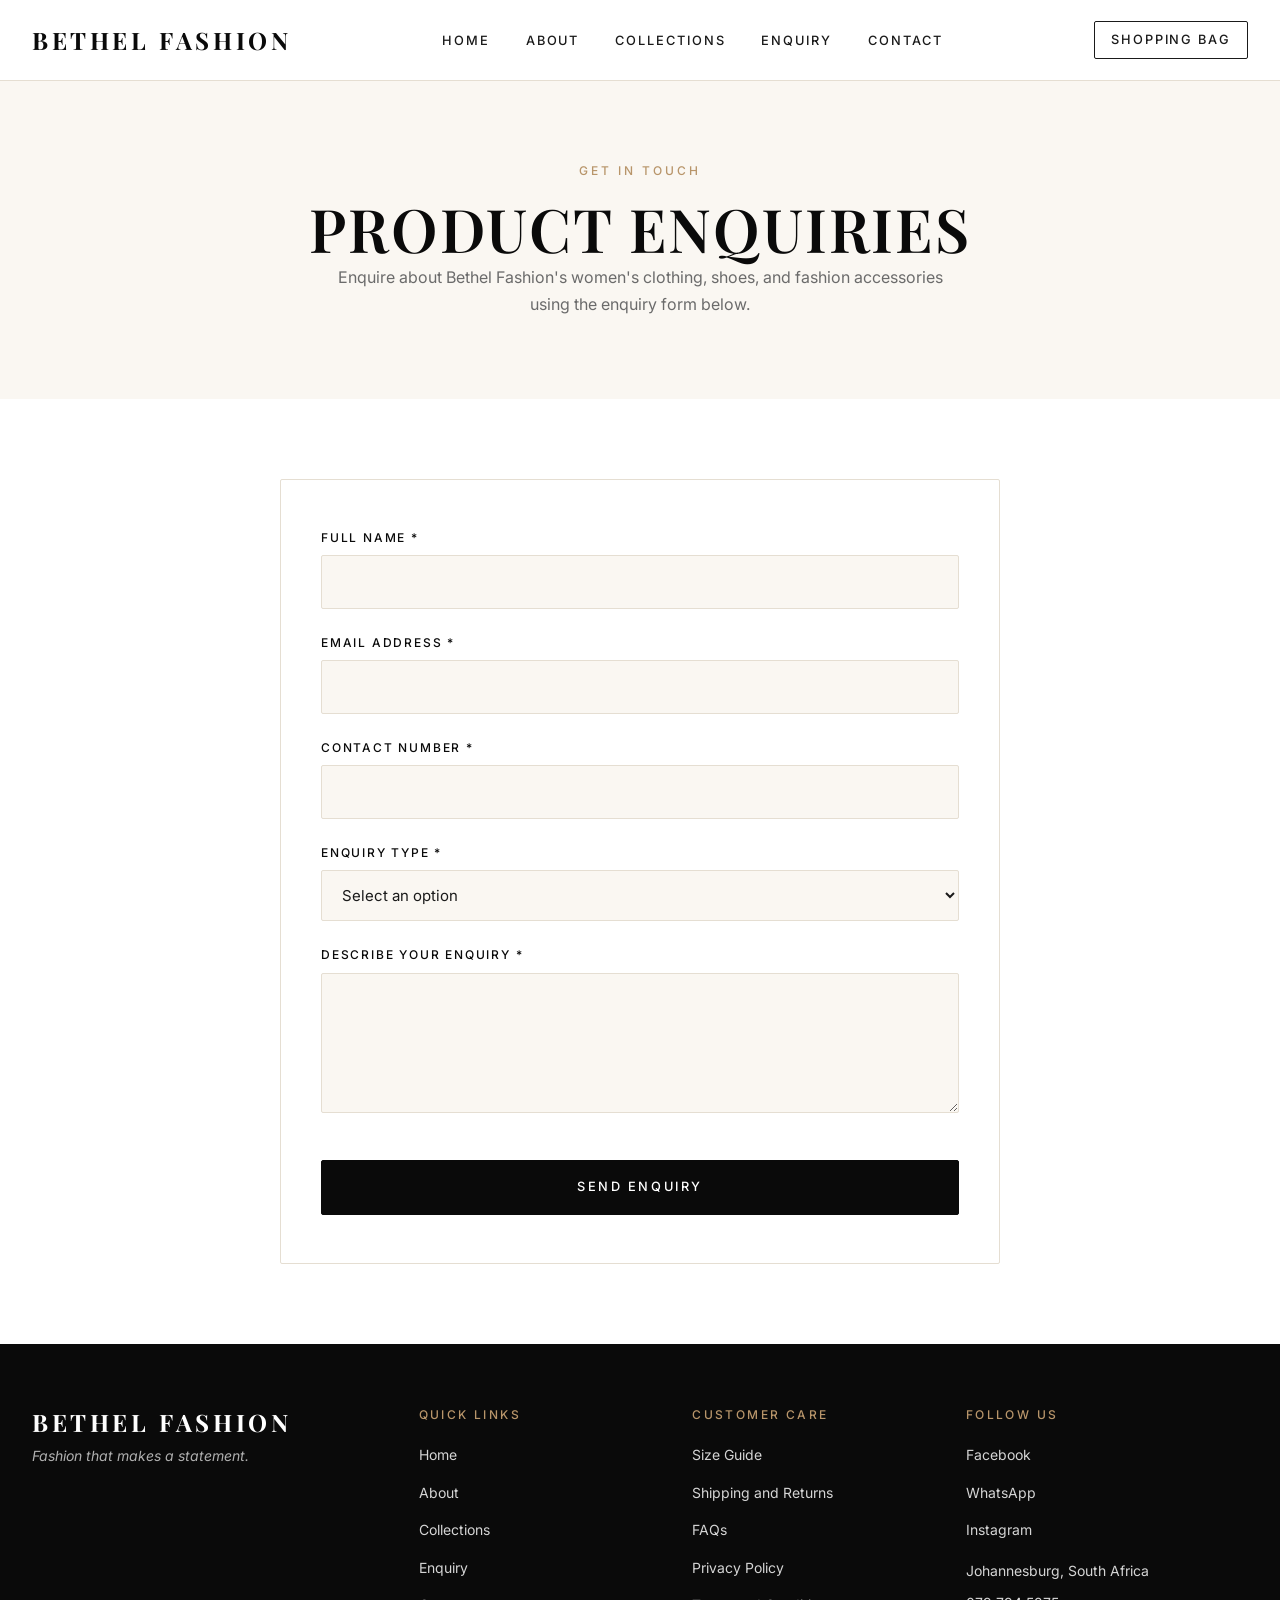
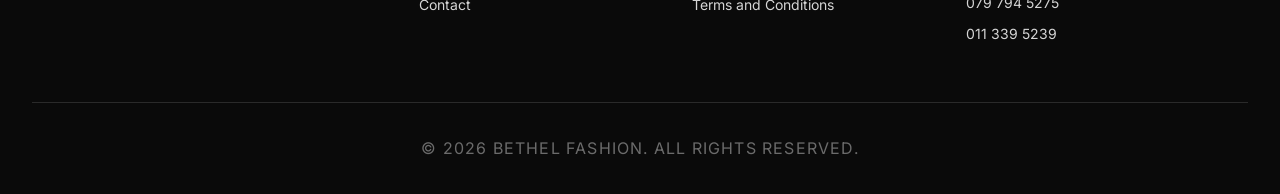
<file: enquiry.html>
<!DOCTYPE html>
<html lang="en">
<head>
  <meta charset="UTF-8">
  <meta name="viewport" content="width=device-width, initial-scale=1.0">
 <title>Make an Enquiry | Bethel Fashion Johannesburg</title>
  <meta name="description" content="Send an enquiry to Bethel Fashion about women's clothing, shoes, and fashion accessories. Ask about prices, availability, and orders.">
  <meta name="keywords" content="Bethel Fashion enquiry, product enquiry Johannesburg, fashion enquiry form, contact fashion retailer">
  <link rel="stylesheet" href="css/style.css">
</head>
<body>

  <header class="site-header">
    <div class="site-header__inner">
      <a href="index.html" class="logo">Bethel Fashion</a>

      <nav class="main-nav" aria-label="Main navigation">
        <ul class="nav-list">
          <li><a href="index.html">Home</a></li>
          <li><a href="about.html">About</a></li>
          <li><a href="collections.html">Collections</a></li>
          <li><a href="enquiry.html">Enquiry</a></li>
          <li><a href="contact.html">Contact</a></li>
        </ul>
      </nav>

      <a href="enquiry.html" class="shopping-bag">Shopping Bag</a>
    </div>
  </header>

  <main>

    <section class="section section--cream">
      <div class="container text-center">
        <span class="section-label">Get in Touch</span>
        <h1>Product Enquiries</h1>
        <p class="section-intro">
          Enquire about Bethel Fashion's women's clothing, shoes, and fashion
          accessories using the enquiry form below.
        </p>
      </div>
    </section>

    <section class="section">
      <div class="form-wrap">
        <form name="enquiry" method="POST" data-netlify="true" id="enquiryForm">
          <input type="hidden" name="form-name" value="enquiry">

          <div class="form-group">
            <label for="fullname">Full Name *</label>
            <input type="text" id="fullname" name="fullname" required>
          </div>

          <div class="form-group">
            <label for="email">Email Address *</label>
            <input type="email" id="email" name="email" required>
          </div>

          <div class="form-group">
            <label for="phone">Contact Number *</label>
            <input type="tel" id="phone" name="phone" required>
          </div>

          <div class="form-group">
            <label for="enquiry-type">Enquiry Type *</label>
            <select id="enquiry-type" name="enquiry-type" required>
              <option value="">Select an option</option>
              <option value="product-information">Product Information</option>
              <option value="product-price">Product Price</option>
              <option value="product-availability">Product Availability</option>
              <option value="orders">Orders</option>
              <option value="womens-clothing">Women's Clothing</option>
              <option value="footwear">Footwear</option>
              <option value="fashion-accessories">Fashion Accessories</option>
            </select>
          </div>

          <div class="form-group">
            <label for="message">Describe Your Enquiry *</label>
            <textarea id="message" name="message" required></textarea>
          </div>

          
<button type="submit" class="btn form-submit">
    Send Enquiry
</button>

<p id="enquiryFeedback" aria-live="polite"></p>


        </form>
      </div>
    </section>

  </main>

  <footer class="site-footer">
    <div class="footer-grid">

      <div class="footer-brand">
        <h2>Bethel Fashion</h2>
        <p>Fashion that makes a statement.</p>
      </div>

      <div class="footer-col">
        <h3>Quick Links</h3>
        <ul>
          <li><a href="index.html">Home</a></li>
          <li><a href="about.html">About</a></li>
          <li><a href="collections.html">Collections</a></li>
          <li><a href="enquiry.html">Enquiry</a></li>
          <li><a href="contact.html">Contact</a></li>
        </ul>
      </div>

      <div class="footer-col">
        <h3>Customer Care</h3>
        <ul>
          <li><a href="#">Size Guide</a></li>
          <li><a href="#">Shipping and Returns</a></li>
          <li><a href="#">FAQs</a></li>
          <li><a href="#">Privacy Policy</a></li>
          <li><a href="#">Terms and Conditions</a></li>
        </ul>
      </div>

      <div class="footer-col">
        <h3>Follow Us</h3>
        <ul>
          <li><a href="#">Facebook</a></li>
          <li><a href="#">WhatsApp</a></li>
          <li><a href="#">Instagram</a></li>
        </ul>
        <p style="margin-top:1rem;">Johannesburg, South Africa</p>
        <p>079 794 5275</p>
        <p>011 339 5239</p>
      </div>

    </div>

    <div class="footer-bottom">
      <p>&copy; 2026 Bethel Fashion. All Rights Reserved.</p>
    </div>
  </footer>

  <script src="js/script.js"></script>
</body>
</html>
</file>
<file: css/style.css>
@import url('https://fonts.googleapis.com/css2?family=Playfair+Display:wght@500;600;700&family=Inter:wght@300;400;500;600&display=swap');

*,
*::before,
*::after {
  box-sizing: border-box;
  margin: 0;
  padding: 0;
}

html {
  scroll-behavior: smooth;
  font-size: 100%;
}

body {
  min-height: 100vh;
  line-height: 1.6;
  -webkit-font-smoothing: antialiased;
  text-rendering: optimizeLegibility;
}

ul,
ol {
  list-style: none;
}

a {
  text-decoration: none;
  color: inherit;
}

img,
picture,
video {
  display: block;
  max-width: 100%;
  height: auto;
}

button,
input,
select,
textarea {
  font: inherit;
  color: inherit;
}


/* CSS VARIABLES
   Colour palette: black, white, cream, muted gold.
   */
:root {
  /* Colours */
  --clr-black:        #0a0a0a;
  --clr-near-black:   #1a1a1a;
  --clr-white:        #ffffff;
  --clr-cream:        #f5efe6;
  --clr-cream-light:  #faf7f2;
  --clr-gold:         #b8956a;
  --clr-gold-dark:    #9a7a4f;
  --clr-text:         #1a1a1a;
  --clr-text-muted:   #6b6b6b;
  --clr-border:       #e5ded2;

  /* Typography */
  --font-display:     'Playfair Display', Georgia, serif;
  --font-body:        'Inter', Helvetica, Arial, sans-serif;

  /* Layout */
  --max-width:        1280px;
  --nav-height:       80px;
  --radius:           2px;
  --transition:       0.3s ease;
}


/*  BASE TYPOGRAPHY
   Serif headings, sans serif body text.
    */
body {
  background-color: var(--clr-white);
  color: var(--clr-text);
  font-family: var(--font-body);
  font-size: 1rem;
  font-weight: 400;
}

h1,
h2,
h3,
h4,
h5,
h6 {
  font-family: var(--font-display);
  font-weight: 600;
  line-height: 1.2;
  color: var(--clr-black);
  letter-spacing: 0.01em;
}

h1 {
  font-size: clamp(2.25rem, 5vw, 3.75rem);
  letter-spacing: 0.03em;
  text-transform: uppercase;
}

h2 {
  font-size: clamp(1.75rem, 4vw, 2.75rem);
}

h3 {
  font-size: clamp(1.25rem, 2.5vw, 1.5rem);
}

h4 {
  font-size: 1.125rem;
}

p {
  color: var(--clr-text-muted);
  font-size: 1rem;
  line-height: 1.7;
  margin-bottom: 1rem;
}

p:last-child {
  margin-bottom: 0;
}

strong {
  color: var(--clr-black);
  font-weight: 600;
}


/* LAYOUT UTILITIES
    */
main {
  display: block;
}

.section {
  padding: 5rem 2rem;
}

.section--cream {
  background-color: var(--clr-cream-light);
}

.section--dark {
  background-color: var(--clr-black);
  color: var(--clr-white);
}

.section--dark h1,
.section--dark h2,
.section--dark h3 {
  color: var(--clr-white);
}

.section--dark p {
  color: #c9c9c9;
}

.container {
  max-width: var(--max-width);
  margin: 0 auto;
  width: 100%;
}

.section-label {
  display: block;
  font-family: var(--font-body);
  font-size: 0.75rem;
  font-weight: 500;
  letter-spacing: 0.25em;
  text-transform: uppercase;
  color: var(--clr-gold);
  margin-bottom: 0.75rem;
}

.section-title {
  font-family: var(--font-display);
  text-align: center;
  margin-bottom: 1rem;
}

.section-title::after {
  content: '';
  display: block;
  width: 50px;
  height: 2px;
  background-color: var(--clr-gold);
  margin: 1rem auto 0;
}

.section-intro {
  max-width: 620px;
  margin: 0 auto 3rem;
  text-align: center;
}


/*  HEADER AND NAVIGATION
    */
.site-header {
  position: sticky;
  top: 0;
  width: 100%;
  background-color: var(--clr-white);
  border-bottom: 1px solid var(--clr-border);
  z-index: 100;
}

.site-header__inner {
  max-width: var(--max-width);
  margin: 0 auto;
  padding: 0 2rem;
  display: flex;
  align-items: center;
  justify-content: space-between;
  height: var(--nav-height);
}

.logo {
  font-family: var(--font-display);
  font-size: 1.5rem;
  font-weight: 700;
  letter-spacing: 0.15em;
  color: var(--clr-black);
  text-transform: uppercase;
}

.logo:hover,
.logo:focus {
  color: var(--clr-gold-dark);
}

.main-nav {
  flex: 1;
  display: flex;
  justify-content: center;
}

.nav-list {
  display: flex;
  align-items: center;
  gap: 2.25rem;
}

.nav-list a {
  font-family: var(--font-body);
  font-size: 0.8rem;
  font-weight: 500;
  letter-spacing: 0.15em;
  text-transform: uppercase;
  color: var(--clr-near-black);
  position: relative;
  padding-bottom: 4px;
  transition: color var(--transition);
}

.nav-list a::after {
  content: '';
  position: absolute;
  bottom: 0;
  left: 0;
  width: 0;
  height: 1px;
  background-color: var(--clr-gold);
  transition: width var(--transition);
}

.nav-list a:hover,
.nav-list a:focus {
  color: var(--clr-gold-dark);
}

.nav-list a:hover::after,
.nav-list a:focus::after {
  width: 100%;
}

.shopping-bag {
  font-family: var(--font-body);
  font-size: 0.8rem;
  font-weight: 500;
  letter-spacing: 0.15em;
  text-transform: uppercase;
  color: var(--clr-near-black);
  padding: 0.5rem 1rem;
  border: 1px solid var(--clr-near-black);
  border-radius: var(--radius);
  transition: background-color var(--transition), color var(--transition);
}

.shopping-bag:hover,
.shopping-bag:focus {
  background-color: var(--clr-black);
  color: var(--clr-white);
}

    
.hero {
  display: grid;
  grid-template-columns: 1fr 1fr;
  align-items: center;
  gap: 4rem;
  padding: 5rem 2rem;
  max-width: var(--max-width);
  margin: 0 auto;
  min-height: calc(100vh - var(--nav-height));
}

.hero__image {
  width: 100%;
  height: 600px;
  object-fit: cover;
  border-radius: var(--radius);
}

.hero__content {
  padding: 1rem 0;
}

.hero__title {
  font-family: var(--font-display);
  font-size: clamp(2.5rem, 6vw, 4.5rem);
  font-weight: 700;
  letter-spacing: 0.05em;
  line-height: 1.05;
  color: var(--clr-black);
  margin-bottom: 1rem;
}

.hero__subtitle {
  font-family: var(--font-display);
  font-size: clamp(1.25rem, 2.5vw, 1.75rem);
  font-weight: 500;
  font-style: italic;
  color: var(--clr-gold-dark);
  margin-bottom: 1.5rem;
}

.hero__text {
  font-size: 1.0625rem;
  line-height: 1.75;
  color: var(--clr-text-muted);
  margin-bottom: 2rem;
  max-width: 500px;
}
   
.btn {
  display: inline-block;
  font-family: var(--font-body);
  font-size: 0.8rem;
  font-weight: 500;
  letter-spacing: 0.2em;
  text-transform: uppercase;
  padding: 1rem 2.25rem;
  border: 1px solid var(--clr-black);
  background-color: var(--clr-black);
  color: var(--clr-white);
  border-radius: var(--radius);
  cursor: pointer;
  transition: all var(--transition);
}

.btn:hover,
.btn:focus {
  background-color: var(--clr-gold-dark);
  border-color: var(--clr-gold-dark);
  color: var(--clr-white);
}

.btn--outline {
  background-color: transparent;
  color: var(--clr-black);
}

.btn--outline:hover,
.btn--outline:focus {
  background-color: var(--clr-black);
  color: var(--clr-white);
}

.btn--light {
  background-color: var(--clr-white);
  color: var(--clr-black);
  border-color: var(--clr-white);
}

.btn--light:hover,
.btn--light:focus {
  background-color: var(--clr-gold);
  border-color: var(--clr-gold);
  color: var(--clr-white);
}

.card-grid {
  display: grid;
  grid-template-columns: repeat(auto-fit, minmax(260px, 1fr));
  gap: 2rem;
  margin-top: 3rem;
}

.card {
  background-color: var(--clr-white);
  border: 1px solid var(--clr-border);
  border-radius: var(--radius);
  overflow: hidden;
  transition: transform var(--transition), box-shadow var(--transition);
  display: flex;
  flex-direction: column;
}

.card:hover {
  transform: translateY(-4px);
  box-shadow: 0 20px 40px rgba(0, 0, 0, 0.08);
}

.card__image {
  width: 100%;
  height: 340px;
  object-fit: cover;
  transition: transform var(--transition);
}

.card:hover .card__image {
  transform: scale(1.03);
}

.card__body {
  padding: 1.75rem 1.5rem;
  display: flex;
  flex-direction: column;
  flex: 1;
}

.card__title {
  font-family: var(--font-display);
  font-size: 1.25rem;
  margin-bottom: 0.75rem;
}

.card__text {
  font-size: 0.9375rem;
  color: var(--clr-text-muted);
  margin-bottom: 1.25rem;
  flex: 1;
}

.card__link {
  font-family: var(--font-body);
  font-size: 0.75rem;
  font-weight: 500;
  letter-spacing: 0.2em;
  text-transform: uppercase;
  color: var(--clr-gold-dark);
  border-bottom: 1px solid var(--clr-gold-dark);
  padding-bottom: 2px;
  align-self: flex-start;
  transition: color var(--transition), border-color var(--transition);
}

.card__link:hover,
.card__link:focus {
  color: var(--clr-black);
  border-color: var(--clr-black);
}

.collections-hero {
  text-align: center;
  padding: 5rem 2rem 3rem;
}

.collections-hero p {
  max-width: 640px;
  margin: 1rem auto 0;
}

.collections-nav {
  display: flex;
  justify-content: center;
  flex-wrap: wrap;
  gap: 1rem;
  margin: 0 auto 3rem;
  padding: 0 2rem;
}

.collections-nav a {
  font-family: var(--font-body);
  font-size: 0.8rem;
  font-weight: 500;
  letter-spacing: 0.15em;
  text-transform: uppercase;
  padding: 0.75rem 1.5rem;
  border: 1px solid var(--clr-border);
  border-radius: var(--radius);
  color: var(--clr-text);
  transition: all var(--transition);
}

.collections-nav a:hover,
.collections-nav a:focus {
  background-color: var(--clr-black);
  border-color: var(--clr-black);
  color: var(--clr-white);
}

.collection-section {
  padding: 4rem 2rem;
  border-top: 1px solid var(--clr-border);
}

.collection-section:first-of-type {
  border-top: none;
}

.collection-inner {
  max-width: var(--max-width);
  margin: 0 auto;
  display: grid;
  grid-template-columns: 1fr 1fr;
  gap: 4rem;
  align-items: center;
}

.collection-inner--reverse .collection-image-wrap {
  order: 2;
}

.collection-image-wrap {
  overflow: hidden;
  border-radius: var(--radius);
}

.collection-image {
  width: 100%;
  height: 500px;
  object-fit: cover;
}

.collection-content h2 {
  margin-bottom: 1.25rem;
}

.collection-content p {
  margin-bottom: 1.5rem;
}

.form-wrap {
  max-width: 720px;
  margin: 0 auto;
  background-color: var(--clr-white);
  border: 1px solid var(--clr-border);
  border-radius: var(--radius);
  padding: 3rem 2.5rem;
}

.form-group {
  margin-bottom: 1.5rem;
}

.form-group label {
  display: block;
  font-family: var(--font-body);
  font-size: 0.75rem;
  font-weight: 500;
  letter-spacing: 0.15em;
  text-transform: uppercase;
  color: var(--clr-black);
  margin-bottom: 0.5rem;
}

.form-group input,
.form-group select,
.form-group textarea {
  width: 100%;
  padding: 0.875rem 1rem;
  border: 1px solid var(--clr-border);
  background-color: var(--clr-cream-light);
  font-family: var(--font-body);
  font-size: 0.9375rem;
  color: var(--clr-text);
  border-radius: var(--radius);
  transition: border-color var(--transition), background-color var(--transition);
}

.form-group input:focus,
.form-group select:focus,
.form-group textarea:focus {
  outline: none;
  border-color: var(--clr-gold);
  background-color: var(--clr-white);
}

.form-group textarea {
  resize: vertical;
  min-height: 140px;
}

.form-submit {
  width: 100%;
  margin-top: 1rem;
}

.contact-grid {
  display: grid;
  grid-template-columns: 1fr 1fr;
  gap: 4rem;
  max-width: var(--max-width);
  margin: 0 auto;
  align-items: start;
}

.contact-info-block {
  margin-bottom: 2rem;
}

.contact-info-block h3 {
  font-size: 0.875rem;
  font-family: var(--font-body);
  font-weight: 500;
  letter-spacing: 0.2em;
  text-transform: uppercase;
  color: var(--clr-gold-dark);
  margin-bottom: 0.5rem;
}

.contact-info-block p {
  margin-bottom: 0.25rem;
}

.contact-info-block a {
  color: var(--clr-text);
  border-bottom: 1px solid var(--clr-border);
  transition: border-color var(--transition);
}

.contact-info-block a:hover,
.contact-info-block a:focus {
  border-color: var(--clr-gold);
}

.map-wrap {
  margin-top: 2rem;
  border-radius: var(--radius);
  overflow: hidden;
  border: 1px solid var(--clr-border);
}

.map-wrap iframe {
  width: 100%;
  height: 350px;
  border: 0;
  display: block;
}

.location-block {
  margin-bottom: 2.5rem;
}

.location-block h4 {
  font-family: var(--font-display);
  font-size: 1.125rem;
  margin-bottom: 0.5rem;
}

.location-block p {
  font-size: 0.9375rem;
  margin-bottom: 1rem;
}

.site-footer {
  background-color: var(--clr-black);
  color: var(--clr-white);
  padding: 4rem 2rem 2rem;
}

.footer-grid {
  max-width: var(--max-width);
  margin: 0 auto;
  display: grid;
  grid-template-columns: 1.5fr 1fr 1fr 1.25fr;
  gap: 3rem;
  margin-bottom: 3rem;
}

.footer-brand h2 {
  font-family: var(--font-display);
  font-size: 1.5rem;
  font-weight: 700;
  letter-spacing: 0.15em;
  color: var(--clr-white);
  text-transform: uppercase;
  margin-bottom: 0.5rem;
}

.footer-brand p {
  color: #b0b0b0;
  font-size: 0.875rem;
  font-style: italic;
}

.footer-col h3,
.footer-col h4 {
  font-family: var(--font-body);
  font-size: 0.75rem;
  font-weight: 500;
  letter-spacing: 0.2em;
  text-transform: uppercase;
  color: var(--clr-gold);
  margin-bottom: 1.25rem;
}

.footer-col ul {
  display: flex;
  flex-direction: column;
  gap: 0.75rem;
}

.footer-col a {
  color: #d5d5d5;
  font-size: 0.875rem;
  transition: color var(--transition);
}

.footer-col a:hover,
.footer-col a:focus {
  color: var(--clr-gold);
}

.footer-col p {
  color: #d5d5d5;
  font-size: 0.875rem;
  margin-bottom: 0.5rem;
}

.footer-bottom {
  max-width: var(--max-width);
  margin: 0 auto;
  padding-top: 2rem;
  border-top: 1px solid #2a2a2a;
  text-align: center;
  font-size: 0.75rem;
  letter-spacing: 0.1em;
  text-transform: uppercase;
  color: #888;
}


/*  RESPONSIVE DESIGN
   Breakpoints: 900px (tablet), 600px (mobile).
    */

/* TABLET: 900px and below */
@media (max-width: 900px) {
  .site-header__inner {
    flex-wrap: wrap;
    height: auto;
    padding: 1rem 1.25rem;
    gap: 1rem;
  }

  .logo {
    font-size: 1.25rem;
  }

  .main-nav {
    order: 3;
    width: 100%;
    overflow-x: auto;
    padding-bottom: 0.5rem;
  }

  .nav-list {
    gap: 1.25rem;
    white-space: nowrap;
  }

  .nav-list a {
    font-size: 0.75rem;
  }

  .shopping-bag {
    font-size: 0.7rem;
    padding: 0.4rem 0.75rem;
  }

  .hero {
    grid-template-columns: 1fr;
    gap: 2.5rem;
    padding: 3rem 1.5rem;
    min-height: auto;
  }

  .hero__image {
    height: 400px;
  }

  .section {
    padding: 4rem 1.5rem;
  }

  .card-grid {
    grid-template-columns: repeat(2, 1fr);
    gap: 1.5rem;
  }

  .collection-inner,
  .collection-inner--reverse {
    grid-template-columns: 1fr;
    gap: 2rem;
  }

  .collection-inner--reverse .collection-image-wrap {
    order: 0;
  }

  .collection-image {
    height: 350px;
  }

  .contact-grid {
    grid-template-columns: 1fr;
    gap: 3rem;
  }

  .footer-grid {
    grid-template-columns: 1fr 1fr;
    gap: 2rem;
  }
}

/* MOBILE: 600px and below */
@media (max-width: 600px) {
  .site-header__inner {
    flex-wrap: wrap;
    justify-content: center;
    padding: 1rem;
    gap: 0.75rem;
}

.main-nav {
    width: 100%;
    overflow-x: visible;
    order: 2;
}

.nav-list {
    flex-wrap: wrap;
    justify-content: center;
    gap: 0.75rem;
    white-space: normal;
}

.nav-list a {
    font-size: 0.65rem;
}

.shopping-bag {
    order: 3;
}
  .hero__title {
    font-size: 2rem;
  }

  .hero__subtitle {
    font-size: 1rem;
  }

  .hero__image {
    height: 320px;
  }

  .section {
    padding: 3rem 1.25rem;
  }

  .card-grid {
    grid-template-columns: 1fr;
    gap: 1.5rem;
  }

  .card__image {
    height: 280px;
  }

  .form-wrap {
    padding: 2rem 1.25rem;
  }

  .footer-grid {
    grid-template-columns: 1fr;
    gap: 2rem;
  }

  .collections-nav {
    gap: 0.5rem;
  }

  .collections-nav a {
    font-size: 0.7rem;
    padding: 0.5rem 1rem;
  }

  .map-wrap iframe {
    height: 260px;
  }
}


/*  UTILITY CLASSES  */
.text-center { text-align: center; }
.mt-1 { margin-top: 0.5rem; }
.mt-2 { margin-top: 1rem; }
.mt-3 { margin-top: 1.5rem; }
.mb-1 { margin-bottom: 0.5rem; }
.mb-2 { margin-bottom: 1rem; }
.mb-3 { margin-bottom: 1.5rem; }


/* =========================================
   BETHEL FASHION - IMAGE GALLERY LIGHTBOX
========================================= */

.image-lightbox {
    width: min(90%, 900px);
    max-width: 900px;
    max-height: 90vh;
    padding: 35px;
    border: 1px solid #c9a45c;
    background-color: #111111;
    color: #f5f0e6;
    text-align: center;
    margin: auto;
   overflow: hidden;
}

.image-lightbox::backdrop {
    background: rgba(0, 0, 0, 0.88);
    backdrop-filter: blur(5px);
}

.lightbox-image {
    display: block;
    max-width: 100%;
    max-height: 70vh;
    width: auto;
    height: auto;
    object-fit: contain;
    margin: 15px auto;
}

.lightbox-close {
    display: block;
    margin-left: auto;
    background: transparent;
    border: 1px solid #c9a45c;
    color: #c9a45c;
    font-size: 28px;
    width: 42px;
    height: 42px;
    cursor: pointer;
    transition: 0.3s ease;
}

.lightbox-close:hover {
    background-color: #c9a45c;
    color: #111111;
}

.lightbox-caption {
    color: #c9a45c;
    font-size: 15px;
    margin-top: 15px;
    letter-spacing: 1px;
}

/* Mobile responsiveness */
@media (max-width: 600px) {

    .image-lightbox {
        width: 90%;
        padding: 18px;
    }

    .lightbox-image {
        max-height: 60vh;
    }

}
</file>
